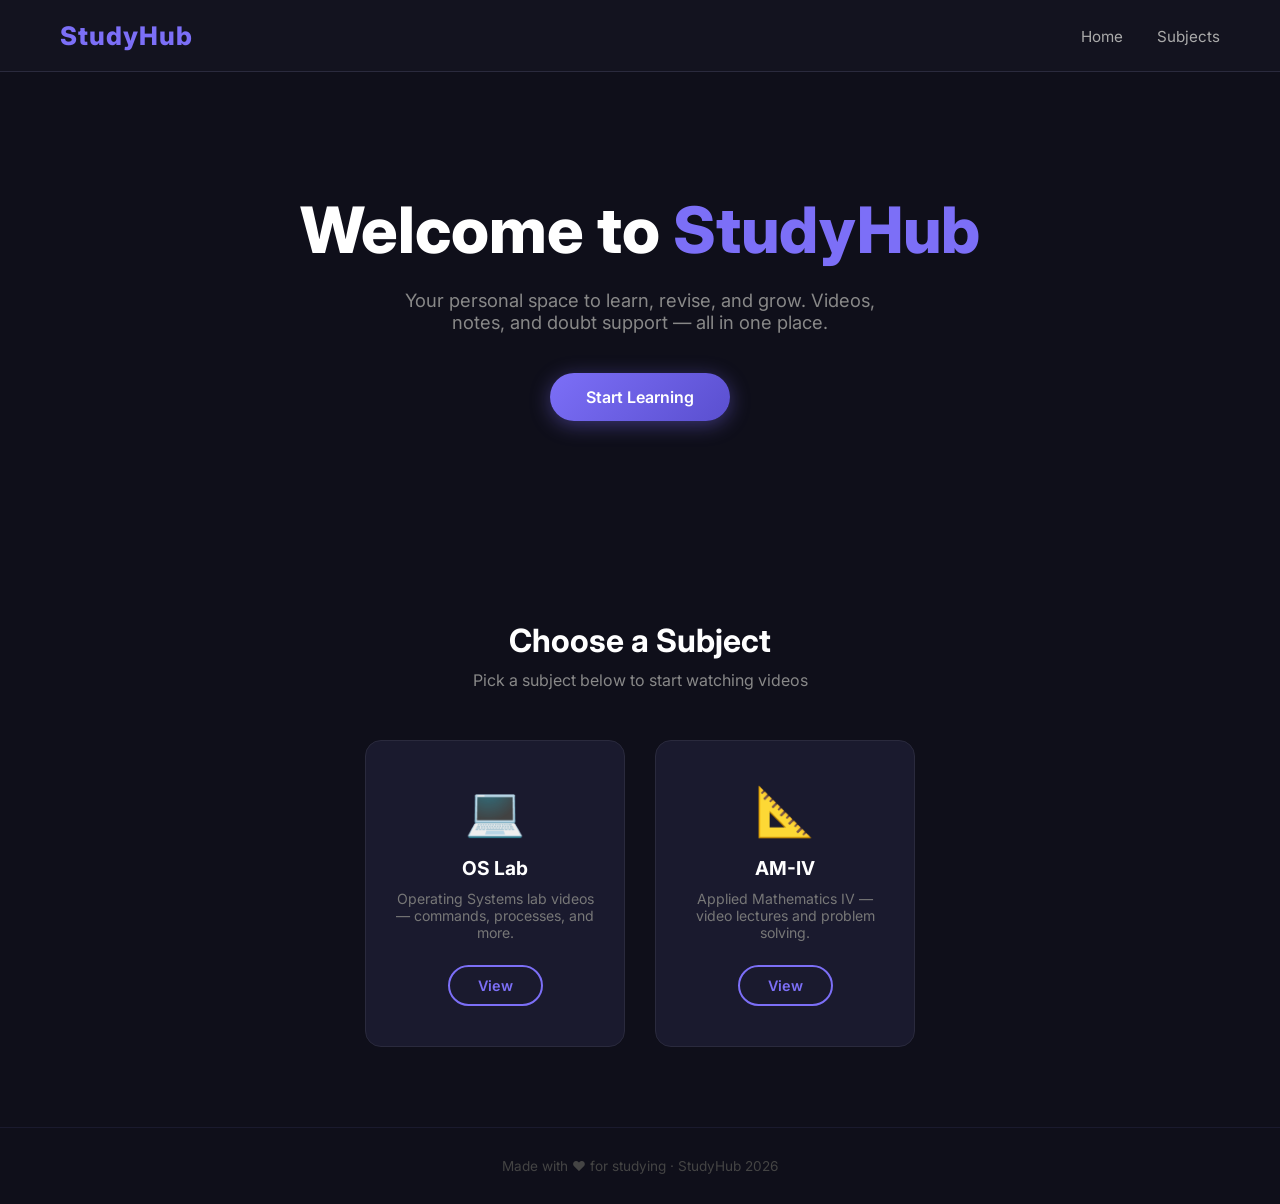
<file: index.html>
<!DOCTYPE html>
<html lang="en">

<head>
  <meta charset="UTF-8" />
  <meta name="viewport" content="width=device-width, initial-scale=1.0" />
  <title>StudyHub</title>

  <!-- This links your CSS file -->
  <link rel="stylesheet" href="styles.css" />
</head>

<body>

  <!-- ================================
       NAVBAR
       ================================ -->
  <nav>
    <div class="nav-logo">StudyHub</div>
    <div class="nav-links">
      <a href="index.html">Home</a>
      <a href="index.html#subjects">Subjects</a>
    </div>
  </nav>


  <!-- ================================
       HERO SECTION
       ================================ -->
  <section class="hero">

    <h1>Welcome to <span>StudyHub</span></h1>

    <p>
      Your personal space to learn, revise, and grow.
      Videos, notes, and doubt support — all in one place.
    </p>

    <!-- This button scrolls down to the subjects section -->
    <a href="#subjects" class="btn-primary">Start Learning</a>

  </section>


  <!-- ================================
       SUBJECTS SECTION
       ================================ -->
  <section class="subjects-section" id="subjects">

    <h2>Choose a Subject</h2>
    <p>Pick a subject below to start watching videos</p>

    <div class="subjects-grid">

      <!-- OS Lab Card -->
      <div class="subject-card">
        <div class="icon">💻</div>
        <h3>OS Lab</h3>
        <p>Operating Systems lab videos — commands, processes, and more.</p>

        <!-- This button takes you to subject.html -->
        <a href="subject.html" class="btn-secondary">View</a>
      </div>

      <!-- AM-IV Card -->
      <div class="subject-card">
        <div class="icon">📐</div>
        <h3>AM-IV</h3>
        <p>Applied Mathematics IV — video lectures and problem solving.</p>
        <a href="amiv.html" class="btn-secondary">View</a>
      </div>

    </div>

  </section>


  <!-- ================================
       FOOTER
       ================================ -->
  <footer>
    <p>Made with ❤️ for studying · StudyHub 2026</p>
  </footer>


</body>
</html>
</file>
<file: styles.css>
/* ============================================
   GLOBAL STYLES — applies to whole site
   ============================================ */

/* Import a nice font from Google */
@import url('https://fonts.googleapis.com/css2?family=Inter:wght@400;600;700;800&display=swap');

* {
  margin: 0;
  padding: 0;
  box-sizing: border-box;
}

body {
  font-family: 'Inter', sans-serif;
  background-color: #0f0f1a;
  color: #e0e0e0;
  min-height: 100vh;
}

/* ============================================
   NAVBAR
   ============================================ */

nav {
  display: flex;
  justify-content: space-between;
  align-items: center;
  padding: 20px 60px;
  background-color: #13131f;
  border-bottom: 1px solid #2a2a3d;
  position: sticky;
  top: 0;
  z-index: 100;
}

.nav-logo {
  font-size: 1.6rem;
  font-weight: 800;
  color: #7c6ff7;
  letter-spacing: 1px;
}

.nav-links a {
  color: #aaa;
  text-decoration: none;
  margin-left: 30px;
  font-size: 0.95rem;
  transition: color 0.3s;
}

.nav-links a:hover {
  color: #7c6ff7;
}

/* ============================================
   HERO SECTION (Landing Page)
   ============================================ */

.hero {
  display: flex;
  flex-direction: column;
  align-items: center;
  justify-content: center;
  text-align: center;
  padding: 120px 20px;

  /* Fade + slide animation on load */
  animation: fadeSlideUp 0.9s ease both;
}

.hero h1 {
  font-size: 4rem;
  font-weight: 800;
  color: #ffffff;
  line-height: 1.2;
}

.hero h1 span {
  color: #7c6ff7;
}

.hero p {
  margin-top: 20px;
  font-size: 1.15rem;
  color: #888;
  max-width: 500px;
}

.btn-primary {
  margin-top: 40px;
  padding: 14px 36px;
  background: linear-gradient(135deg, #7c6ff7, #5a4fcf);
  color: white;
  border: none;
  border-radius: 50px;
  font-size: 1rem;
  font-weight: 600;
  cursor: pointer;
  text-decoration: none;
  display: inline-block;
  transition: transform 0.2s, box-shadow 0.2s;
  box-shadow: 0 4px 20px rgba(124, 111, 247, 0.4);
}

.btn-primary:hover {
  transform: translateY(-3px);
  box-shadow: 0 8px 28px rgba(124, 111, 247, 0.6);
}

/* ============================================
   SUBJECTS SECTION
   ============================================ */

.subjects-section {
  padding: 80px 60px;
  text-align: center;
}

.subjects-section h2 {
  font-size: 2rem;
  font-weight: 700;
  color: #ffffff;
  margin-bottom: 10px;
}

.subjects-section p {
  color: #888;
  margin-bottom: 50px;
}

.subjects-grid {
  display: flex;
  justify-content: center;
  flex-wrap: wrap;
  gap: 30px;
}

.subject-card {
  background: #1a1a2e;
  border: 1px solid #2a2a3d;
  border-radius: 16px;
  padding: 40px 30px;
  width: 260px;
  text-align: center;
  transition: transform 0.3s, border-color 0.3s;
  animation: fadeSlideUp 0.8s ease both;
}

.subject-card:hover {
  transform: translateY(-6px);
  border-color: #7c6ff7;
}

.subject-card .icon {
  font-size: 3rem;
  margin-bottom: 16px;
}

.subject-card h3 {
  font-size: 1.2rem;
  font-weight: 700;
  color: #ffffff;
  margin-bottom: 10px;
}

.subject-card p {
  font-size: 0.88rem;
  color: #777;
  margin-bottom: 24px;
}

.btn-secondary {
  padding: 10px 28px;
  background: transparent;
  color: #7c6ff7;
  border: 2px solid #7c6ff7;
  border-radius: 50px;
  font-size: 0.9rem;
  font-weight: 600;
  cursor: pointer;
  text-decoration: none;
  display: inline-block;
  transition: background 0.3s, color 0.3s;
}

.btn-secondary:hover {
  background: #7c6ff7;
  color: white;
}

/* ============================================
   PAGE HEADER (used in subject.html)
   ============================================ */

.page-header {
  text-align: center;
  padding: 60px 20px 30px;
  animation: fadeSlideUp 0.7s ease both;
}

.page-header h1 {
  font-size: 2.5rem;
  font-weight: 800;
  color: #ffffff;
}

.page-header p {
  color: #888;
  margin-top: 10px;
  font-size: 1rem;
}

/* ============================================
   VIDEOS GRID (subject.html)
   ============================================ */

.videos-section {
  padding: 40px 60px 80px;
}

.videos-grid {
  display: grid;
  grid-template-columns: repeat(auto-fill, minmax(340px, 1fr));
  gap: 30px;
  margin-top: 20px;
}

.video-card {
  background: #1a1a2e;
  border: 1px solid #2a2a3d;
  border-radius: 16px;
  overflow: hidden;
  transition: transform 0.3s, border-color 0.3s;
  animation: fadeSlideUp 0.8s ease both;
}

.video-card:hover {
  transform: translateY(-4px);
  border-color: #7c6ff7;
}

.video-card iframe {
  width: 100%;
  height: 200px;
  border: none;
  display: block;
}

.video-info {
  padding: 20px;
}

.video-info h3 {
  font-size: 1.05rem;
  font-weight: 700;
  color: #ffffff;
  margin-bottom: 8px;
}

.video-info p {
  font-size: 0.85rem;
  color: #777;
  line-height: 1.5;
}

/* ============================================
   FEEDBACK FORM (inside video card)
   ============================================ */

.feedback-form {
  padding: 16px 20px 20px;
  border-top: 1px solid #2a2a3d;
}

.feedback-form p {
  font-size: 0.82rem;
  color: #aaa;
  margin-bottom: 10px;
  font-weight: 600;
  text-transform: uppercase;
  letter-spacing: 0.5px;
}

.feedback-form input {
  width: 100%;
  padding: 10px 14px;
  background: #0f0f1a;
  border: 1px solid #2a2a3d;
  border-radius: 8px;
  color: #e0e0e0;
  font-size: 0.88rem;
  margin-bottom: 10px;
  outline: none;
  transition: border-color 0.3s;
}

.feedback-form input:focus {
  border-color: #7c6ff7;
}

.btn-submit {
  padding: 9px 22px;
  background: #7c6ff7;
  color: white;
  border: none;
  border-radius: 8px;
  font-size: 0.88rem;
  font-weight: 600;
  cursor: pointer;
  transition: background 0.3s;
}

.btn-submit:hover {
  background: #5a4fcf;
}

.feedback-msg {
  font-size: 0.82rem;
  margin-top: 8px;
  color: #4caf50;
  min-height: 18px;
}

/* ============================================
   DOUBTS SECTION
   ============================================ */

.doubts-section {
  background: #13131f;
  border-top: 1px solid #2a2a3d;
  padding: 80px 60px;
  text-align: center;
}

.doubts-section h2 {
  font-size: 2rem;
  font-weight: 700;
  color: #ffffff;
  margin-bottom: 10px;
}

.doubts-section > p {
  color: #888;
  margin-bottom: 40px;
}

.doubt-form {
  max-width: 500px;
  margin: 0 auto;
  text-align: left;
}

.doubt-form input,
.doubt-form textarea {
  width: 100%;
  padding: 13px 16px;
  background: #0f0f1a;
  border: 1px solid #2a2a3d;
  border-radius: 10px;
  color: #e0e0e0;
  font-size: 0.95rem;
  margin-bottom: 16px;
  outline: none;
  font-family: 'Inter', sans-serif;
  transition: border-color 0.3s;
}

.doubt-form input:focus,
.doubt-form textarea:focus {
  border-color: #7c6ff7;
}

.doubt-form textarea {
  height: 130px;
  resize: vertical;
}

.doubt-msg {
  text-align: center;
  font-size: 0.9rem;
  margin-top: 10px;
  color: #4caf50;
  min-height: 20px;
}

/* ============================================
   FOOTER
   ============================================ */

footer {
  text-align: center;
  padding: 30px;
  background: #0f0f1a;
  color: #444;
  font-size: 0.85rem;
  border-top: 1px solid #1a1a2e;
}

/* ============================================
   LOADING SPINNER
   ============================================ */

.loading {
  text-align: center;
  padding: 60px;
  color: #555;
  font-size: 1rem;
}

/* ============================================
   ANIMATIONS
   ============================================ */

@keyframes fadeSlideUp {
  from {
    opacity: 0;
    transform: translateY(30px);
  }
  to {
    opacity: 1;
    transform: translateY(0);
  }
}

/* ============================================
   RESPONSIVE — works on mobile too!
   ============================================ */

@media (max-width: 768px) {
  nav {
    padding: 16px 24px;
  }

  .hero h1 {
    font-size: 2.4rem;
  }

  .subjects-section,
  .videos-section,
  .doubts-section {
    padding: 60px 24px;
  }

  .videos-grid {
    grid-template-columns: 1fr;
  }
}
/* ============================================
   VIDEO THUMBNAIL + PLAY BUTTON
   ============================================ */

.video-thumbnail {
  position: relative;
  width: 100%;
  height: 200px;
  cursor: pointer;
  overflow: hidden;
  background: #000;
}

.video-thumbnail img {
  width: 100%;
  height: 100%;
  object-fit: cover;
  opacity: 0.85;
  transition: opacity 0.3s;
}

.video-thumbnail:hover img {
  opacity: 0.6;
}

.play-button {
  position: absolute;
  top: 50%;
  left: 50%;
  transform: translate(-50%, -50%);
  background: rgba(124, 111, 247, 0.9);
  color: white;
  font-size: 1.4rem;
  width: 60px;
  height: 60px;
  border-radius: 50%;
  display: flex;
  align-items: center;
  justify-content: center;
  transition: transform 0.2s, background 0.2s;
  pointer-events: none;
}

.video-thumbnail:hover .play-button {
  transform: translate(-50%, -50%) scale(1.15);
  background: rgba(124, 111, 247, 1);
}
</file>
